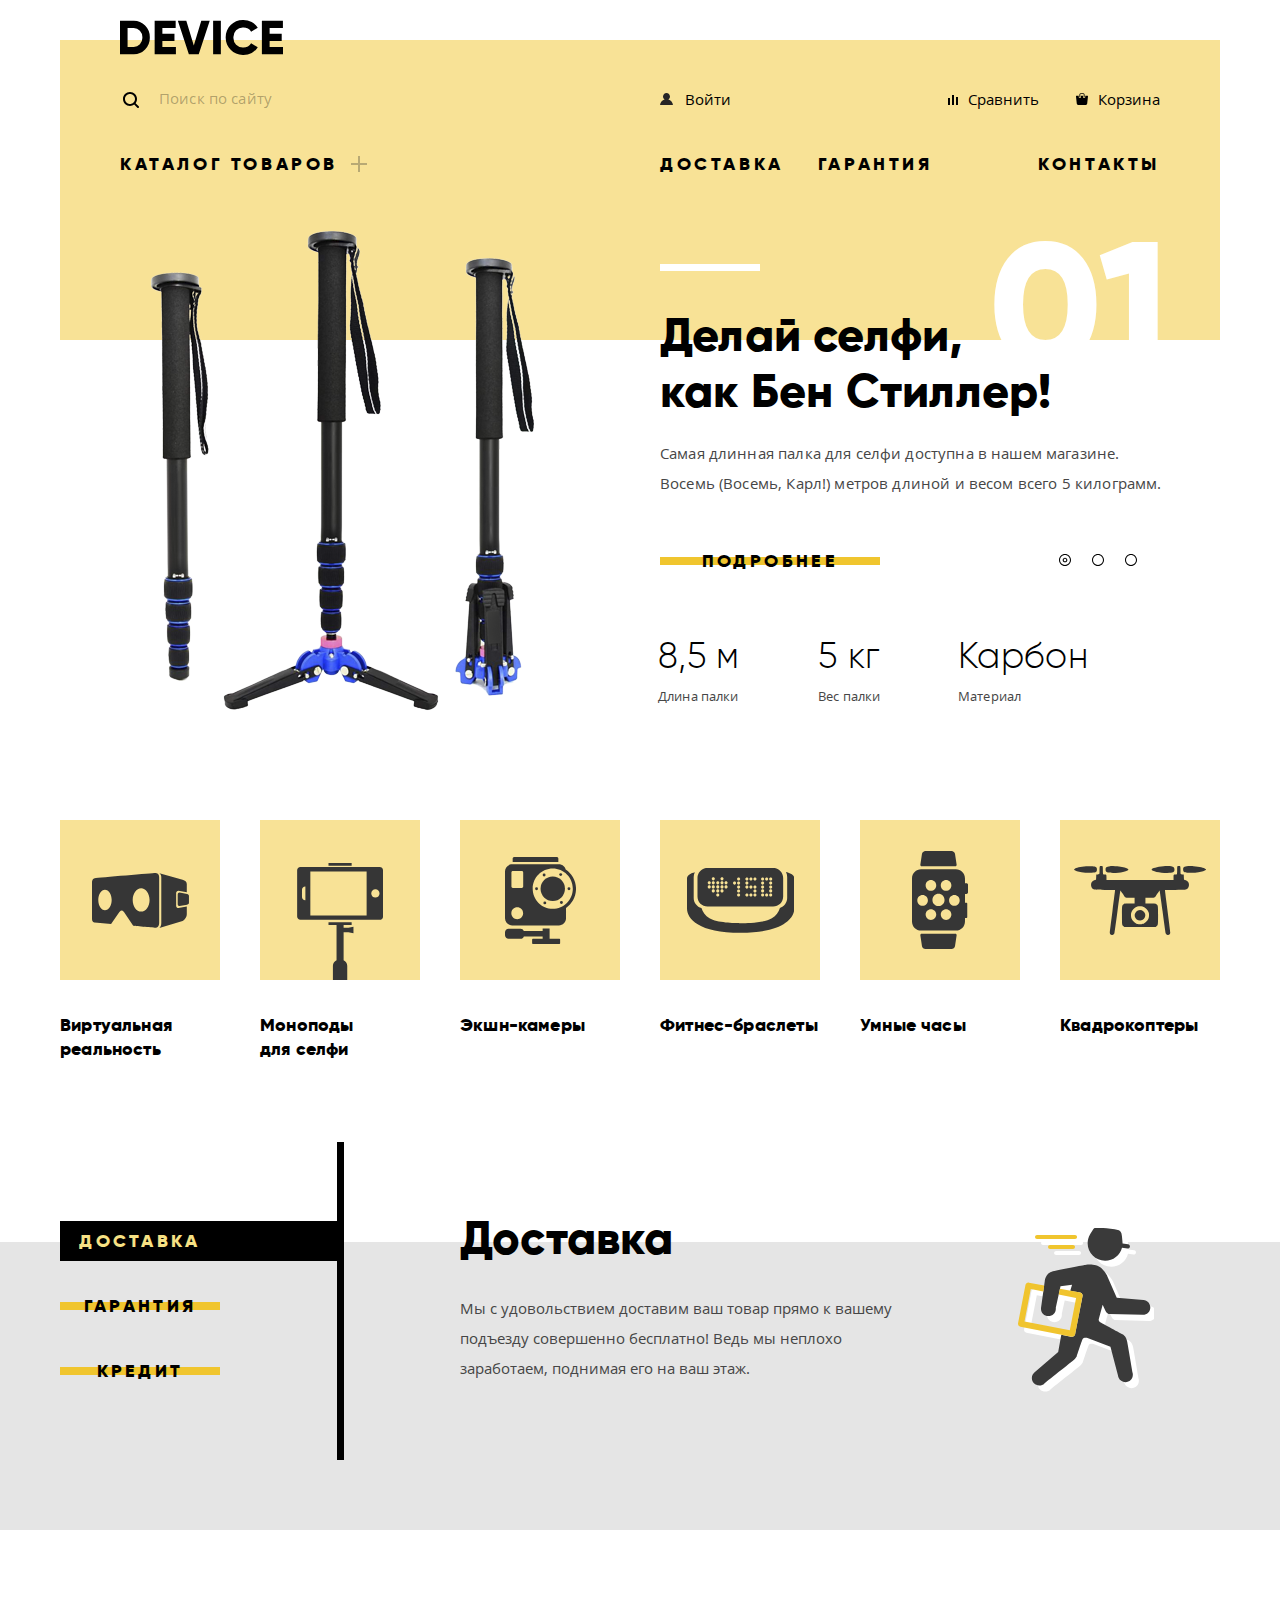
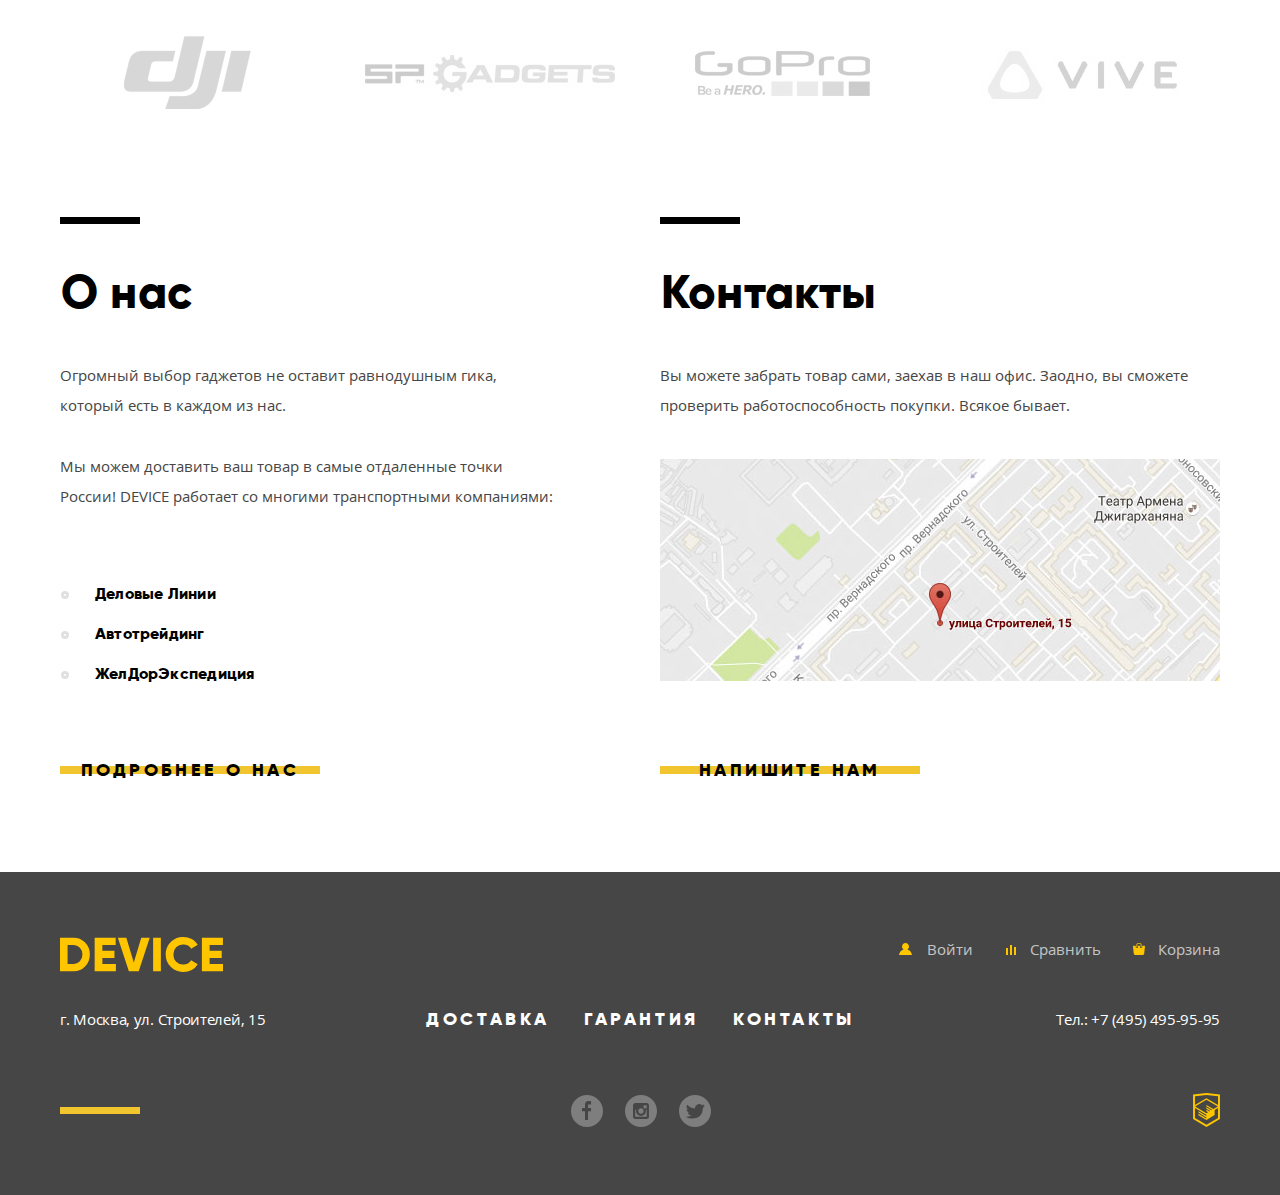
<file: index.html>
<!DOCTYPE html>
<html lang="ru">

<head>
  <meta charset="utf-8">
  <meta name="description" content="Гаджеты по доступным ценам. Доставка по России. Гарантия возврата. Работаем без выходных.">
  <title>DEVICE интернет-магазин гаджетов</title>
  <link rel="stylesheet" href="css/normalize.css">
  <link rel="stylesheet" href="css/style-min.css">
</head>

<body>
  <header class="main-headline" id="header">
    <div class="container container-headline">
      <h1 class="visually-hidden">DEVICE интернет-магазин гаджетов</h1>
      <a class="header-logo header-logo-index"><img src="img/logo.svg" alt="DEVICE интернет-магазин гаджетов" width="163" height="35"></a>
      <div class="box-user">
        <form class="search" method="get" action="https://echo.htmlacademy.ru">
          <input class="search-input" id="search-fld" type="search" name="search" placeholder="Поиск по сайту" required>
          <button class="search-btn " type="submit">Найти</button>
          <label class="search-lab" for="search-fld"><span class="visually-hidden">Поиск:</span></label>
        </form>
        <div class="box-user-inner">
          <a class="login" href="#">Войти</a>
          <div class="box-user-purchase">
            <a class="compare" href="#">Сравнить</a>
            <a class="cart" href="#">Корзина</a>
          </div>
        </div>
      </div>
      <div class="box-nav">
        <nav class="main-nav">
          <h2 class="main-nav-header"><a href="#">Каталог товаров</a></h2>
          <ul class="main-nav-list">
            <li class="main-nav-item">
              <a href="#">Виртуальная реальность</a>
              <a href="catalog.html">Моноподы для селфи</a>
              <a href="#">Экшн-камеры</a>
            </li>
            <li class="main-nav-item">
              <a href="#">Фитнес-браслеты</a>
              <a href="#">Умные часы</a>
            </li>
            <li class="main-nav-item">
              <a href="#">Квадрокоптеры</a>
            </li>
          </ul>
        </nav>
        <div class="box-serv">
          <a class="box-serv-deliver" href="#serv">Доставка</a>
          <a class="box-serv-warranty" href="#serv">Гарантия</a>
          <a class="box-serv-contacts" href="#contacts">Контакты</a>
        </div>
      </div>
    </div>
  </header>
  <main>
    <section class="slider-hits">
      <h2 class="visually-hidden">Промо-слайдер</h2>
      <input class="visually-hidden" type="radio" id="hit-item-1" name="slider-ctr" checked>
      <input class="visually-hidden" type="radio" id="hit-item-2" name="slider-ctr">
      <input class="visually-hidden" type="radio" id="hit-item-3" name="slider-ctr">
      <div class="nav-slider">
        <label for="hit-item-1"><span class="visually-hidden">Слайд 1</span></label>
        <label for="hit-item-2"><span class="visually-hidden">Слайд 2</span></label>
        <label for="hit-item-3"><span class="visually-hidden">Слайд 3</span></label>
      </div>
      <section class="hit-item-box hit-item-box-1">
        <h3 class="visually-hidden ">Селфи палка</h3>
        <div class="hit-item-pic">
          <img class="hit-item-pic-1" src="img/slider-1.png" alt="Селфи палка выполнена в чёрном цвете с небольшими синими вставками. Шлёфка у основания рукояти." width="384" height="486">
        </div>
        <div class="hit-item-desc">
          <p class="slogan">Делай селфи,<br>как Бен Стиллер!</p>
          <p>Самая длинная палка для селфи доступна в нашем магазине. Восемь (Восемь, Карл!) метров длиной и весом всего 5 килограмм.</p>
          <a class="hit-about-btn" href="catalog.html">Подробнее</a>
          <span class="visually-hidden">Характеристики</span>
          <dl class="list-feature">
            <div class="feature-box">
              <dt class="feature-term">Длина палки</dt>
              <dd class="feature-desc">8,5 м</dd>
            </div>
            <div class="feature-box">
              <dt class="feature-term">Вес палки</dt>
              <dd class="feature-desc">5 кг</dd>
            </div>
            <div class="feature-box">
              <dt class="feature-term">Материал</dt>
              <dd class="feature-desc">Карбон</dd>
            </div>
          </dl>
        </div>
      </section>
      <section class="hit-item-box hit-item-box-2">
        <h3 class="visually-hidden ">Фитнес браслет</h3>
        <div class="hit-item-pic">
          <img class="hit-item-pic-2" src="img/slider-2.png" alt="Чёрный фитнес браслет с миниатюрным монохромным дисплеем по ширине ремешка. Ремешок силиконовый, чёрного цвета со ребристой поверхностью." width="345" height="485">
        </div>
        <div class="hit-item-desc">
          <p class="slogan">Худеем<br>правильно!</p>
          <p>Мотивирующие фитнес-браслеты помогут найти в себе силы не пропускать занятия и соблюдать диету.</p>
          <a class="hit-about-btn" href="#">Подробнее</a>
          <span class="visually-hidden">Характеристики</span>
          <dl class="list-feature">
            <div class="feature-box">
              <dt class="feature-term">Без подзарядки</dt>
              <dd class="feature-desc">48 часов</dd>
            </div>
          </dl>
        </div>
      </section>
      <section class="hit-item-box hit-item-box-3">
        <h3 class="visually-hidden ">Квадрокоптер с лазером</h3>
        <div class="hit-item-pic">
          <img class="hit-item-pic-3" src="img/slider-3.png" alt="Корпус узкий, вытянутый вверх и удлиненный. Каркас сделан из углеводородного волокна, а к корпусу он крепиться с помощью двух планок. Две планки, размещенные перпендикулярно корпусу, держат пропеллеры, отчего внешний вид квадрокоптера отдаленно напоминает букву «Н». Во время полета опоры квадрокоптера могут подниматься вверх и не загораживать линию огня для лазера." width="526" height="334">
        </div>
        <div class="hit-item-desc">
          <p class="slogan">Порхает как бабочка, жалит как пчела!</p>
          <p>Этот обычный, на первый взгляд, квадрокоптер оснащен мощным лазером, замаскированным под стандартную камеру.</p>
          <a class="hit-about-btn" href="#">Подробнее</a>
          <span class="visually-hidden">Характеристики</span>
          <dl class="list-feature">
            <div class="feature-box">
              <dt class="feature-term">Дальность полета</dt>
              <dd class="feature-desc">800 м</dd>
            </div>
            <div class="feature-box">
              <dt class="feature-term">Радиус&#160;поражения</dt>
              <dd class="feature-desc">50м</dd>
            </div>
          </dl>
        </div>
      </section>
    </section>
    <section class="product-nav">
      <h2 class="visually-hidden">Популярные товары</h2>
      <ul class="pop-goods-list">
        <li class="pop-goods-item pop-item-1"><a href="#">Виртуальная реальность</a></li>
        <li class="pop-goods-item pop-item-2"><a href="catalog.html">Моноподы для&#160;селфи</a></li>
        <li class="pop-goods-item pop-item-3"><a href="#">Экшн-камеры</a></li>
        <li class="pop-goods-item pop-item-4"><a href="#">Фитнес-браслеты</a></li>
        <li class="pop-goods-item pop-item-5"><a href="#">Умные часы</a></li>
        <li class="pop-goods-item pop-item-6"><a href="#">Квадрокоптеры</a></li>
      </ul>
    </section>
    <section class="services" id="serv">
      <h2 class="visually-hidden">Сервис</h2>
      <div class="box-services">
        <input class="visually-hidden" type="radio" name="serv-ctr" id="serv-ctr-1" checked>
        <input class="visually-hidden" type="radio" name="serv-ctr" id="serv-ctr-2">
        <input class="visually-hidden" type="radio" name="serv-ctr" id="serv-ctr-3">
        <ul class="services-menu">
          <li><label for="serv-ctr-1">Доставка</label></li>
          <li><label for="serv-ctr-2">Гарантия</label></li>
          <li><label for="serv-ctr-3">Кредит</label></li>
        </ul>
        <div class="services-desc">
          <section class="services-desc-1">
            <h3 class="services-title">Доставка</h3>
            <p>Мы с удовольствием доставим ваш товар прямо к вашему подъезду совершенно бесплатно! Ведь мы неплохо заработаем, поднимая его на ваш этаж.</p>
          </section>
          <section class="services-desc-2">
            <h3 class="services-title">Гарантия</h3>
            <p>Если из-за возгорания купленного у нас товара у вас сгорит дом &mdash; не переживайте, мы выдадим вам новый.<br>Товар, не дом, конечно же.</p>
          </section>
          <section class="services-desc-3">
            <h3 class="services-title">Кредит</h3>
            <p>Залезть в долговую яму стало проще! Кредитные консультанты подберут для вас наиболее выгодные условия кредита. Выгодные для нашего банка, разумеется.</p>
          </section>
        </div>
      </div>
    </section>
    <section class="pop-brands">
      <h2 class="visually-hidden">Популярные бренды</h2>
      <ul class="pop-brands-list">
        <li>
          <span class="visually-hidden">DJI</span>
          <a class="pop-brand-item-1" href="#"><img src="img/logo-brand1-gray.png" alt="DJI" class="pop-brands-logo" width="260" height="100"></a>
        </li>
        <li>
          <span class="visually-hidden">SP Gadgets</span>
          <a class="pop-brand-item-2" href="#"><img src="img/logo-brand2-gray.png" alt="SP Gadgets" class="pop-brands-logo" width="260" height="100"></a>
        </li>
        <li>
          <span class="visually-hidden">GoPro</span>
          <a class="pop-brand-item-3" href="#"><img src="img/logo-brand3-gray.png" alt="GoPro" class="pop-brands-logo" width="260" height="100"></a>
        </li>
        <li>
          <span class="visually-hidden">VIVE</span>
          <a class="pop-brand-item-4" href="#"><img src="img/logo-brand4-gray.png" alt="VIVE " class="pop-brands-logo" width="260" height="100"></a>
        </li>
      </ul>
    </section>
    <div class="box-contacts">
      <section class="benefits">
        <h2 class="benefits-header">О нас</h2>
        <p>Огромный выбор гаджетов не оставит равнодушным гика, который&#160;есть&#160;в каждом из нас.</p>
        <p>Мы можем доставить ваш товар в самые отдаленные точки России! DEVICE работает со многими транспортными компаниями:</p>
        <ul class="delivery-list">
          <li class="delivery-item">Деловые Линии</li>
          <li class="delivery-item">Автотрейдинг</li>
          <li class="delivery-item">ЖелДорЭкспедиция</li>
        </ul>
        <a class="about-btn" href="#">Подробнее о нас</a>
      </section>
      <section class="contacts-sect" id=contacts>
        <h2 class="contacts-header">Контакты</h2>
        <p>Вы можете забрать товар сами, заехав в наш офис. Заодно, вы сможете проверить работоспособность покупки. Всякое бывает.</p>
        <a class="map" href="#"><img src="img/map.jpg" alt="г. Москва ул. Строителей 15" width="560" height="222"></a>
        <a class="contacts-btn contacts-btn-js" href="#">Напишите нам</a>
      </section>
    </div>
  </main>
  <footer class="main-ftr">
    <div class="box-ftr">
      <div class="box-ftr-1">
        <a class="footer-logo" href="#header"><img src="img/logo-ftr.svg" alt="DEVICE интернет-магазин гаджетов" width="163" height="35"></a>
        <a class="login-ftr" href="#">Войти</a>
        <a class="compare-ftr" href="#">Сравнить</a>
        <a class="cart-ftr" href="#">Корзина</a>
      </div>
      <div class="box-ftr-2">
        <address class="adr">г. Москва, ул. Строителей, 15</address>
        <a class="phone" href="tel:+74954959595">Тел.: +7 (495) 495-95-95</a>
        <ul class="services-list">
          <li><a class="services-list-item" href="#delivery">Доставка</a></li>
          <li><a class="services-list-item" href="#waranty">Гарантия</a></li>
          <li><a class="services-list-item" href="#contacts">Контакты</a></li>
        </ul>
      </div>
      <div class="box-ftr-3">
        <h2 class="visually-hidden">Социальные сети</h2>
        <ul class="social">
          <li>
            <a class="social-link-1" href="https://vk.com/">
              <span class="visually-hidden">Вконтакте</span>
            </a>
          </li>
          <li>
            <a class="social-link-2" href="https://ru-ru.facebook.com/">
              <span class="visually-hidden">Фейсбук</span>
            </a>
          </li>
          <li>
            <a class="social-link-3" href="https://www.instagram.com/">
              <span class="visually-hidden">Инстаграм</span>
            </a>
          </li>
        </ul>
        <a class="copy" href="https://htmlacademy.ru/intensive/htmlcss"><img class="web-dev-logo" src="img/logo-html.svg" alt="Разработано: HTML Academy" width="27" height="34"></a>
      </div>
    </div>
  </footer>
  <section class="modal modal-fb">
    <h2 class="visually-hidden">Форма обратной связи</h2>
    <form action="https://echo.htmlacademy.ru" class="fb-form" method="post">
      <div class="fb-form-ct1">
        <label for="name">Ваше имя:</label>
        <input id="name" type="text" name="user-name" placeholder="Имя Фамилия">
      </div>
      <div class="fb-form-ct2">
        <label for="email">Ваш e-mail:</label>
        <input id="email" type="email" name="email" placeholder="email@example.com">
      </div>
      <div class="fb-form-ct3">
        <label for="text">Текст письма:</label>
        <textarea id="text" cols="30" rows="10" name="message" placeholder="В свободной форме"></textarea>
      </div>
      <button class="fb-submit" type="submit">Отправить</button>
      <button class="modal-close" type="button"><span class="visually-hidden">Закрыть</span></button>
    </form>
  </section>
  <section class="modal modal-map">
    <h2 class="visually-hidden">Интерактивная карта</h2>
    <span class="visually-hidden">г. Москва, ул. Строителей, 15. Рядом Театр Вернадского, гимназия №1514</span>
    <iframe class="modal-map-frame" src="https://yandex.ru/map-widget/v1/-/CCQpFR~6" width="960" height="560" allowfullscreen></iframe>
    <button class="modal-close" type="button"><span class="visually-hidden">Закрыть</span></button>
  </section>
  <script src="js/script-min.js"></script>
</body>

</html>
</file>
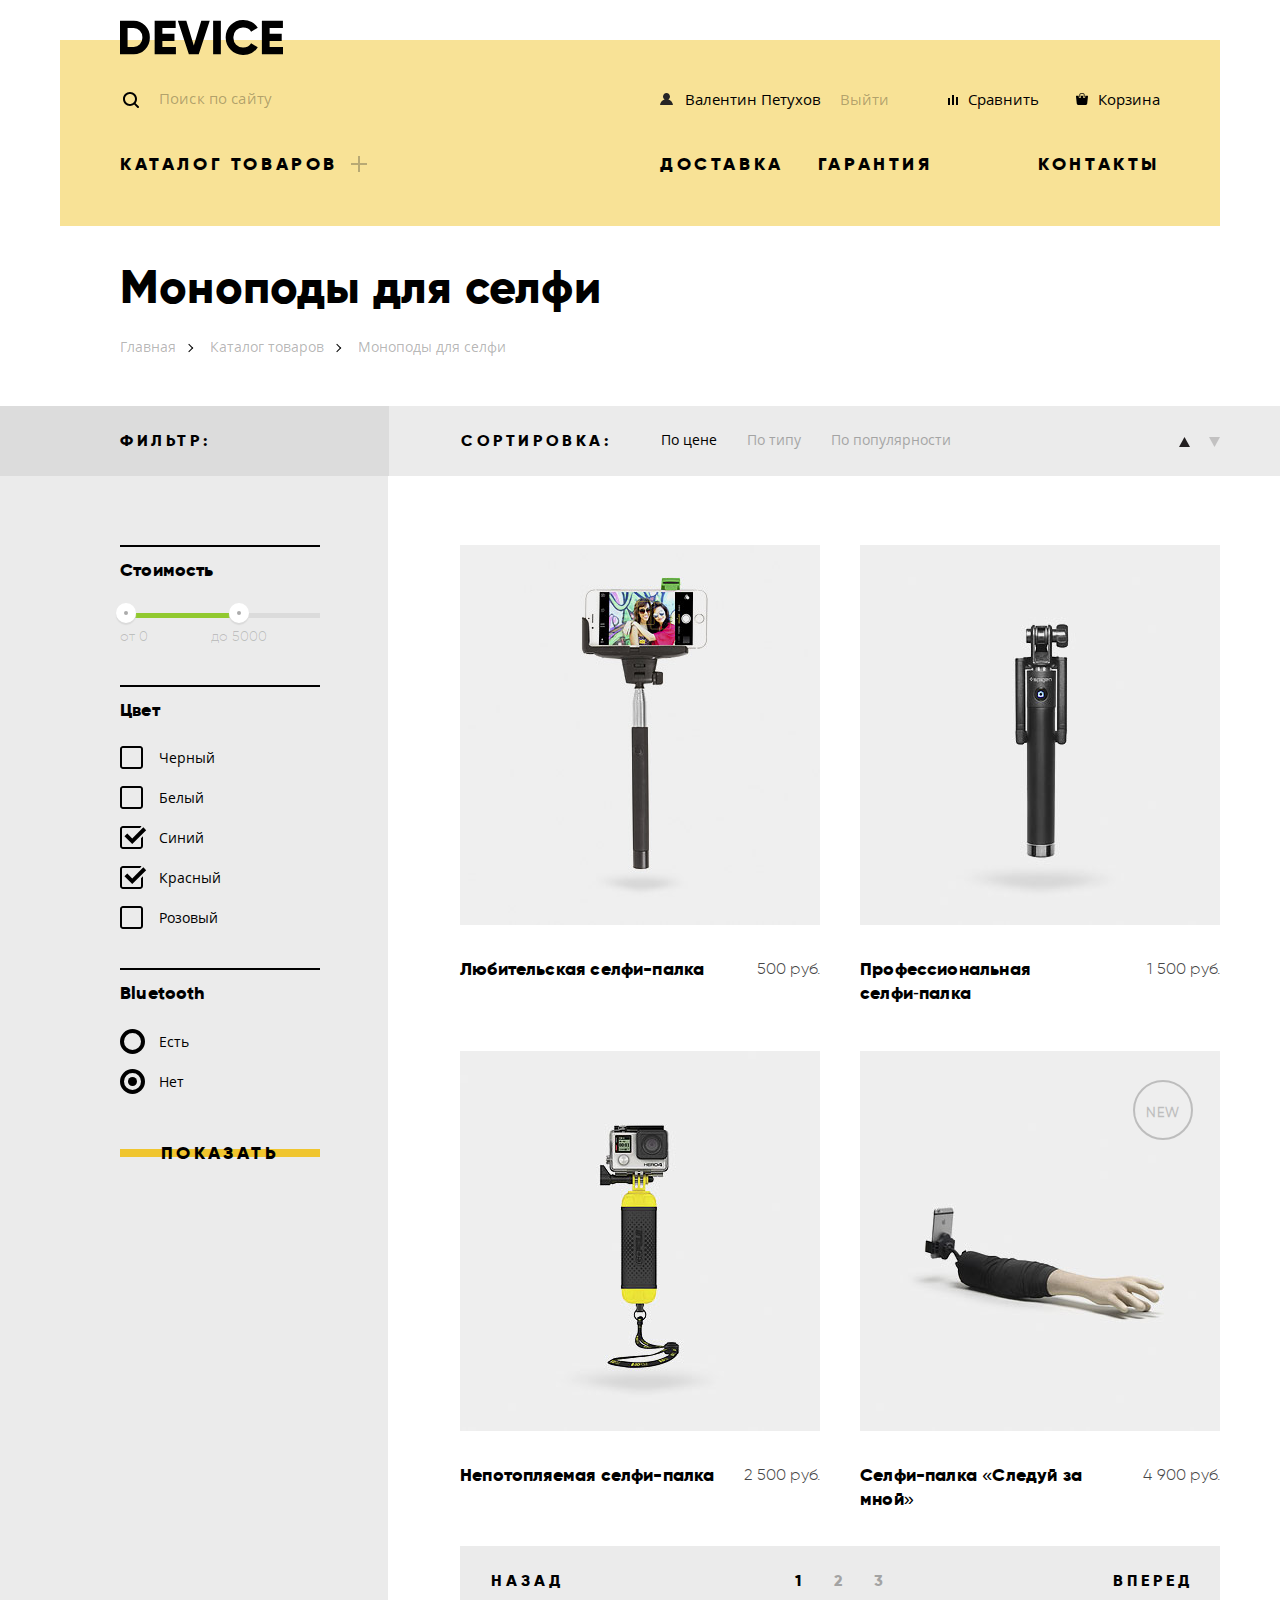
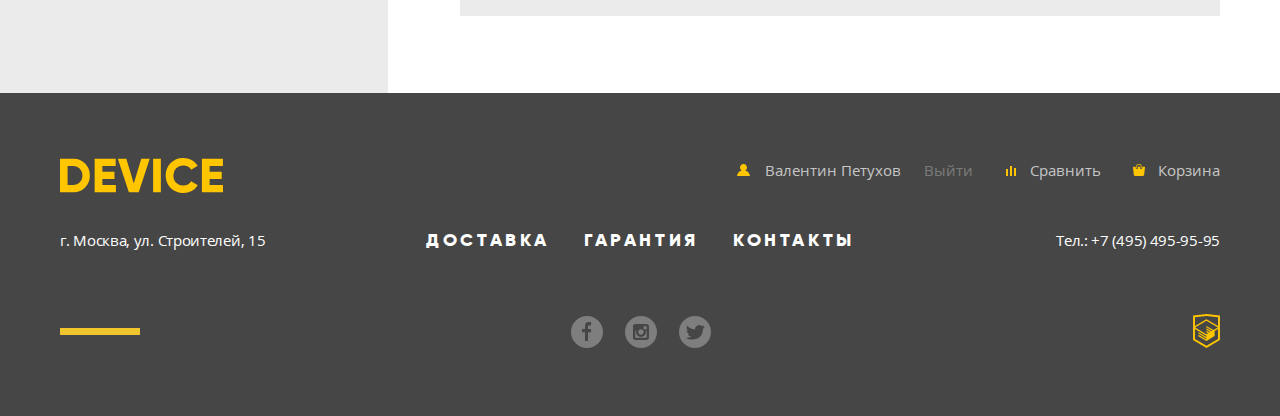
<file: catalog.html>
<!DOCTYPE html>
<html lang="ru">

<head>
  <meta charset="utf-8">
  <meta name="description" content="Гаджеты по доступным ценам. Доставка по России. Гарантия возврата. Работаем без выходных.">
  <title>DEVICE интернет-магазин гаджетов</title>
  <link rel="stylesheet" href="css/normalize.css">
  <link rel="stylesheet" href="css/style-min.css">
</head>

<body>
  <header class="main-headline" id="header">
    <div class="container container-headline catalog-headline">
      <h1 class="visually-hidden">DEVICE интернет-магазин гаджетов</h1>
      <a class="header-logo" href="index.html"><img src="img/logo.svg" alt="DEVICE интернет-магазин гаджетов" width="163" height="35"></a>
      <div class="box-user">
        <form class="search" method="get" action="https://echo.htmlacademy.ru">
          <input class="search-input" id="search-fld" type="search" name="search" placeholder="Поиск по сайту" required>
          <button class="search-btn " type="submit">Найти</button>
          <label class="search-lab" for="search-fld"><span class="visually-hidden">Поиск:</span></label>
        </form>
        <div class="box-user-inner">
          <a class="login" href="#">Валентин Петухов</a>
          <a class="log-out" href="#">Выйти</a>
          <div class="box-user-purchase">
            <a class="compare" href="#">Сравнить</a>
            <a class="cart" href="#">Корзина</a>
          </div>
        </div>
      </div>
      <div class="box-nav">
        <nav class="main-nav">
          <h2 class="main-nav-header"><a href="#">Каталог товаров</a></h2>
          <ul class="main-nav-list">
            <li class="main-nav-item">
              <a href="#">Виртуальная реальность</a>
              <a href="catalog.html">Моноподы для селфи</a>
              <a href="#">Экшн-камеры</a>
            </li>
            <li class="main-nav-item">
              <a href="#">Фитнес-браслеты</a>
              <a href="#">Умные часы</a>
            </li>
            <li class="main-nav-item">
              <a href="#">Квадрокоптеры</a>
            </li>
          </ul>
        </nav>
        <div class="box-serv">
          <a class="box-serv-deliver" href="index.html#serv">Доставка</a>
          <a class="box-serv-warranty" href="index.html#serv">Гарантия</a>
          <a class="box-serv-contacts" href="index.html#contacts">Контакты</a>
        </div>
      </div>
    </div>
  </header>
  <main class="catalog">
    <div class="container">
      <h2 class="catalog-title">Моноподы для селфи</h2>
      <section class="breadcrumbs">
        <ul class="breadcrumbs-list">
          <li class="breadcrumbs-item"><a href="index.html">Главная</a></li>
          <li class="breadcrumbs-item"><a href="#">Каталог товаров</a></li>
          <li class="breadcrumbs-item breadcrumbs-item-active"><a>Моноподы для селфи</a></li>
        </ul>
      </section>
    </div>
    <div class="container-sorting">
      <section class="sorting">
        <h2 class="sorting-title">Сортировка:</h2>
        <ul class="sorting-type">
          <li class="type-item type-item-active">
            <a>По цене</a>
          </li>
          <li class="type-item">
            <a href="#">По типу</a>
          </li>
          <li class="type-item">
            <a href="#">По популярности</a>
          </li>
        </ul>
        <ul class="sorting-order">
          <li class="order-item order-item-active">
            <a class="order-up">
              <span class="visually-hidden">По возрастанию</span>
            </a>
          </li>
          <li class="order-item">
            <a class="order-down" href="#">
              <span class="visually-hidden">По убыванию</span>
            </a>
          </li>
        </ul>
      </section>
    </div>
    <div class="container container-main">
      <section class="item-filter">
        <h2>Фильтр:</h2>
        <form action="https://echo.htmlacademy.ru" class="item-form" method="get">
          <fieldset class="price-adjust">
            <legend>Стоимость</legend>
            <div class="price-controls">
              <div class="price-scale"></div>
              <div class="price-min-tab"></div>
              <div class="price-max-tab"></div>
            </div>
            <div class="price-range">
              <label class="price-label-min">от
                <input class="price-input" type="text" name="min-price" value="0">
              </label>
              <label class="price-label-max">до
                <input class="price-input" type="text" name="max-price" value="5000">
              </label>
            </div>
          </fieldset>
          <fieldset class="color-chbox">
            <legend>Цвет</legend>
            <ul class="filter-chbox-list">
              <li class="filter-chbox-item">
                <input type="checkbox" name="black" id="check-1" class="chbox-input visually-hidden">
                <label for="check-1" class="chbox-label">Черный</label>
              </li>
              <li class="filter-chbox-item">
                <input type="checkbox" name="white" id="check-2" class="chbox-input visually-hidden">
                <label for="check-2" class="chbox-label">Белый</label>
              </li>
              <li class="filter-chbox-item">
                <input type="checkbox" name="blue" id="check-3" class="chbox-input visually-hidden" checked>
                <label for="check-3" class="chbox-label">Синий</label>
              </li>
              <li class="filter-chbox-item">
                <input type="checkbox" name="red" id="check-4" class="chbox-input visually-hidden" checked>
                <label for="check-4" class="chbox-label">Красный</label>
              </li>
              <li class="filter-chbox-item">
                <input type="checkbox" name="pink" id="check-5" class="chbox-input visually-hidden">
                <label for="check-5" class="chbox-label">Розовый</label>
              </li>
            </ul>
          </fieldset>
          <fieldset class="option-radio">
            <legend>Bluetooth</legend>
            <ul class="filter-radio-list">
              <li class="filter-radio-item">
                <input class="radio-input visually-hidden" id="option-yes" type="radio" name="bluetooth" value="yes" checked>
                <label class="radio-label" for="option-yes">Есть</label>
              </li>
              <li class="filter-radio-item">
                <input class="radio-input visually-hidden" id="option-no" type="radio" name="bluetooth" value="no" checked>
                <label class="radio-label" for="option-no">Нет</label>
              </li>
            </ul>
          </fieldset>
          <button class="item-form-btn" type="submit">Показать</button>
        </form>
      </section>
      <div class="container-goods">
        <section class="items">
          <h2 class="visually-hidden">Список товаров</h2>
          <ul class="items-list">
            <li class="item">
              <img class="item-image" src="img/item-1.jpg" alt="Любительская селфи-палка" width="360" height="380">
              <div class="item-hover">
                <a class="btn-to-cart" href="#">В корзину</a>
                <a class="btn-to-compare" href="#">Добавить к сравнению</a>
              </div>
              <div class="item-info">
                <h3 class="item-name"><a href="#">Любительская селфи-палка</a></h3>
                <span class="item-price">500&#160;руб.</span>
              </div>
            </li>
            <li class="item">
              <img class="item-image" src="img/item-2.jpg" alt="Профессиональная селфи-палка" width="360" height="380">
              <div class="item-hover">
                <a class="btn-to-cart" href="#">В корзину</a>
                <a class="btn-to-compare" href="#">Добавить к сравнению</a>
              </div>
              <div class="item-info">
                <h3 class="item-name"><a href="#">Профессиональная селфи&#8209;палка</a></h3>
                <span class="item-price">1&#160;500&#160;руб.</span>
              </div>
            </li>
            <li class="item">
              <img class="item-image" src="img/item-3.jpg" alt="Непотопляемая селфи-палка" width="360" height="380">
              <div class="item-hover">
                <a class="btn-to-cart" href="#">В корзину</a>
                <a class="btn-to-compare" href="#">Добавить к сравнению</a>
              </div>
              <div class="item-info">
                <h3 class="item-name"><a href="#">Непотопляемая селфи-палка</a></h3>
                <span class="item-price">2&#160;500&#160;руб.</span>
              </div>
            </li>
            <li class="item">
              <img class="item-image" src="img/item-4.jpg" alt="Селфи-палка &laquo;Следуй за мной&raquo;" width="360" height="380">
              <span class="item-new">NEW</span>
              <div class="item-hover">
                <a class="btn-to-cart" href="#">В корзину</a>
                <a class="btn-to-compare" href="#">Добавить к сравнению</a>
              </div>
              <div class="item-info">
                <h3 class="item-name"><a href="#">Селфи-палка &laquo;Следуй за мной&raquo;</a></h3>
                <span class="item-price">4&#160;900&#160;руб.</span>
              </div>
            </li>
          </ul>
        </section>
        <div class="pagination">
          <a class="pagination-btn pagination-btn-back" href="#"><span>НАЗАД</span></a>
          <ul class="pagination-list">
            <li class="pagination-item pagination-item-active"><a>1</a></li>
            <li class="pagination-item"><a href="#">2</a></li>
            <li class="pagination-item"><a href="#">3</a></li>
          </ul>
          <a class="pagination-btn pagination-btn-forward" href="#"><span>ВПЕРЕД</span></a>
        </div>
      </div>
    </div>
  </main>
  <footer class="main-ftr">
    <div class="box-ftr">
      <div class="box-ftr-1">
        <a class="footer-logo" href="#header"><img src="img/logo-ftr.svg" alt="DEVICE интернет-магазин гаджетов" width="163" height="35"></a>
        <a class="login-ftr" href="#">Валентин Петухов</a>
        <a class="log-out-ftr" href="#">Выйти</a>
        <a class="compare-ftr" href="#">Сравнить</a>
        <a class="cart-ftr" href="#">Корзина</a>
      </div>
      <div class="box-ftr-2">
        <address class="adr">г. Москва, ул. Строителей, 15</address>
        <a class="phone" href="tel:+74954959595">Тел.: +7 (495) 495-95-95</a>
        <ul class="services-list">
          <li><a class="services-list-item" href="index.html#serv">Доставка</a></li>
          <li><a class="services-list-item" href="index.html#serv">Гарантия</a></li>
          <li><a class="services-list-item" href="index.html#contacts">Контакты</a></li>
        </ul>
      </div>
      <div class="box-ftr-3">
        <h2 class="visually-hidden">Социальные сети</h2>
        <ul class="social">
          <li>
            <a class="social-link-1" href="https://vk.com/">
              <span class="visually-hidden">Вконтакте</span>
            </a>
          </li>
          <li>
            <a class="social-link-2" href="https://ru-ru.facebook.com/">
              <span class="visually-hidden">Фейсбук</span>
            </a>
          </li>
          <li>
            <a class="social-link-3" href="https://www.instagram.com/">
              <span class="visually-hidden">Инстаграм</span>
            </a>
          </li>
        </ul>
        <a class="copy" href="https://htmlacademy.ru/intensive/htmlcss"><img class="web-dev-logo" src="img/logo-html.svg" alt="Разработано: HTML Academy" width="27" height="34"></a>
      </div>
    </div>
  </footer>
</body>

</html>
</file>
<file: css/style-min.css>
@font-face{font-family:Gilroy;src:url(../fonts/gilroylight.woff2) format("woff2");src:url(../fonts/gilroylight.woff) format("woff");font-variant:normal;font-stretch:normal;font-weight:300;font-style:normal}@font-face{font-family:"Gilroy ExtraBold";src:url(../fonts/gilroyextrabold.woff2) format("woff2");src:url(../fonts/gilroyextrabold.woff) format("woff");font-variant:normal;font-stretch:normal;font-weight:800;font-style:normal}@font-face{font-family:"Open Sans";src:url(../fonts/opensans.woff2) format("woff2");src:url(../fonts/opensans.woff) format("woff");font-variant:normal;font-stretch:normal;font-weight:400;font-style:normal}@font-face{font-family:"Open Sans Light";src:url(../fonts/opensanslight.woff2) format("woff2");src:url(../fonts/opensanslight.woff) format("woff");font-variant:normal;font-stretch:normal;font-weight:300;font-style:normal}@-webkit-keyframes bounce{0%{-webkit-transform:translateY(-2000px);transform:translateY(-2000px)}70%{-webkit-transform:translateY(30px);transform:translateY(30px)}90%{-webkit-transform:translateY(-10px);transform:translateY(-10px)}100%{-webkit-transform:translateY(0);transform:translateY(0)}}@keyframes bounce{0%{-webkit-transform:translateY(-2000px);transform:translateY(-2000px)}70%{-webkit-transform:translateY(30px);transform:translateY(30px)}90%{-webkit-transform:translateY(-10px);transform:translateY(-10px)}100%{-webkit-transform:translateY(0);transform:translateY(0)}}@-webkit-keyframes shake{0%,100%{-webkit-transform:translateX(0);transform:translateX(0)}10%,30%,50%,70%,90%{-webkit-transform:translateX(-10px);transform:translateX(-10px)}20%,40%,60%,80%{-webkit-transform:translateX(10px);transform:translateX(10px)}}@keyframes shake{0%,100%{-webkit-transform:translateX(0);transform:translateX(0)}10%,30%,50%,70%,90%{-webkit-transform:translateX(-10px);transform:translateX(-10px)}20%,40%,60%,80%{-webkit-transform:translateX(10px);transform:translateX(10px)}}.visually-hidden{position:absolute;overflow:hidden;clip:rect(0 0 0 0);width:1px;height:1px;margin:-1px;padding:0;border:0}body{margin:0;padding:0;font-family:"Open Sans",Arial,sans-serif;font-size:15px;line-height:24px;font-weight:300;color:#000;background-color:#fff}.container{width:1200px;margin:0 auto;-webkit-box-sizing:border-box;box-sizing:border-box}a{text-decoration:none;color:#000}a:hover,button:hover{opacity:.6}a:active,button:active{opacity:.3}.breadcrumbs ul,.color-chbox ul,.delivery-list,.main-nav-list,.option-radio ul,.pagination-list,.pop-brands ul,.pop-goods-list,.services-list,.services-menu,.services-nav,.social,.social ul,.sorting-order,.sorting-type{list-style:inside none;padding:0;margin:0}.search-input{border:none;font-size:15px;font-weight:300;line-height:30px;letter-spacing:.15px}.about-btn,.benefits-header,.box-serv,.btn-to-cart,.catalog-title,.contacts,.contacts-btn,.contacts-header,.delivery-item,.fb-submit,.hit-about-btn,.item-filter h2,.item-form legend,.item-form-btn,.item-name,.main-nav-header,.pagination-btn,.pagination-item,.pop-goods-list,.services-list,.services-menu,.services-nav,.services-title,.slogan,.sorting-title{font-family:"Gilroy ExtraBold",Arial,sans-serif;font-size:18px;font-weight:400;text-transform:uppercase;letter-spacing:3.6px}.item-form legend,.pop-goods-list{letter-spacing:.18px;text-transform:inherit}.services-menu{letter-spacing:2.15px;line-height:24px}.benefits-header,.catalog-title,.contacts-header,.delivery-item,.services-title,.slogan{font-size:47px;line-height:48px;letter-spacing:.21px}.delivery-item{font-size:16px;line-height:40px;list-style-position:inside}.benefits p,.contacts-sect p,.services-desc p{line-height:30px;margin:0}.about-btn,.btn-to-cart,.contacts-btn,.fb-submit,.hit-about-btn,.item-form-btn{font-size:18px;line-height:24px;text-transform:uppercase;letter-spacing:2.15px}.box-contacts,.box-ftr,.box-services,.pop-brands,.product-nav,.slider-hits,header,main{-webkit-box-sizing:border-box;box-sizing:border-box;margin:auto;position:relative}.box-contacts a:active,.box-contacts a:focus,.box-contacts a:hover,.btn-to-cart:active,.btn-to-cart:focus,.btn-to-cart:hover,.fb-submit:active,.fb-submit:focus,.fb-submit:hover,.hit-about-btn:active,.hit-about-btn:focus,.hit-about-btn:hover,.item-form-btn:active,.item-form-btn:focus,.item-form-btn:hover{opacity:1}.about-btn,.btn-to-cart,.contacts-btn,.fb-submit,.hit-about-btn,.item-form-btn{position:relative;text-align:center;letter-spacing:3.4px;-webkit-box-sizing:border-box;box-sizing:border-box;padding:8px 20px;min-width:260px;min-height:40px}.about-btn::before,.btn-to-cart::before,.contacts-btn::before,.fb-submit::before,.hit-about-btn::before,.item-form-btn::before{content:"";position:absolute;top:50%;left:0;width:100%;height:8px;margin-top:-4px;z-index:-1;background-color:#f0c52e;-webkit-transition:all .1s linear;-o-transition:all .1s linear;transition:all .1s linear}.about-btn:hover::before,.btn-to-cart:hover::before,.contacts-btn:hover::before,.fb-submit:hover::before,.hit-about-btn:hover::before,.item-form-btn:hover::before{top:0;height:40px;margin:0;-webkit-transition:all .3s linear;-o-transition:all .3s linear;transition:all .3s linear}.about-btn:active,.btn-to-cart:active,.contacts-btn:active,.fb-submit:active,.hit-about-btn:active,.item-form-btn:active{color:rgba(0,0,0,.3);-webkit-transition:all .1s linear;-o-transition:all .1s linear;transition:all .1s linear}.contacts,.main-nav-header,.main-nav-item,.main-nav-list{margin:0}.main-headline{display:-webkit-box;display:-ms-flexbox;display:flex;width:1200px}.container-headline{width:1160px;display:-webkit-box;display:-ms-flexbox;display:flex;-webkit-box-orient:vertical;-webkit-box-direction:normal;-ms-flex-direction:column;flex-direction:column;-webkit-box-align:center;-ms-flex-align:center;align-items:center;position:relative;min-height:300px;margin:40px auto 0;padding:42px 60px 125px;background-color:#f8e296}.catalog-headline{min-height:186px;padding-bottom:0}.header-logo{position:absolute;top:-20px;left:60px}.header-logo-index,.header-logo-index:active,.header-logo-index:focus,.header-logo-index:hover{opacity:1}.box-user{display:-webkit-box;display:-ms-flexbox;display:flex;width:1040px;-webkit-box-orient:horizontal;-webkit-box-direction:normal;-ms-flex-direction:row;flex-direction:row;-webkit-box-pack:justify;-ms-flex-pack:justify;justify-content:space-between;-webkit-box-align:center;-ms-flex-align:center;align-items:center;margin-bottom:38px}.box-user-inner{display:-webkit-box;display:-ms-flexbox;display:flex;-webkit-box-orient:horizontal;-webkit-box-direction:normal;-ms-flex-direction:row;flex-direction:row;-ms-flex-wrap:wrap;flex-wrap:wrap;-webkit-box-pack:justify;-ms-flex-pack:justify;justify-content:space-between;position:relative;width:500px;margin-top:2px}.box-user-purchase{display:-webkit-box;display:-ms-flexbox;display:flex;width:212px;-webkit-box-orient:horizontal;-webkit-box-direction:normal;-ms-flex-direction:row;flex-direction:row;-ms-flex-wrap:wrap;flex-wrap:wrap;-webkit-box-pack:justify;-ms-flex-pack:justify;justify-content:space-between;-webkit-box-align:center;-ms-flex-align:center;align-items:center}.box-user .login{padding-left:25px;position:relative}.box-user .log-out{color:rgba(0,0,0,.3);margin-right:40px}.box-user .compare{position:relative;padding-left:20px}.box-user .cart{position:relative;padding-left:22px;margin-left:auto}.box-user-inner .login::before{content:url(../img/user.svg);position:absolute;left:0}.box-user-inner .compare::before{content:url(../img/compare.svg);position:absolute;left:0}.box-user-inner .cart::before{content:url(../img/cart.svg);position:absolute;left:0}.log-out:focus,.log-out:hover{opacity:1;color:rgba(0,0,0,1)}.log-out:active{opacity:1;color:rgba(0,0,0,.1)}.search{position:relative;margin-left:37px;-ms-flex-item-align:start;align-self:flex-start}.search-input{display:inline-block;position:relative;width:300px;min-height:30px;vertical-align:baseline;background-color:transparent;cursor:pointer;z-index:1;outline:0}.search-input:required{-webkit-box-shadow:none;box-shadow:none;border:none}.search-input::-webkit-input-placeholder{color:rgba(0,0,0,.3)}.search-input:-ms-input-placeholder{color:rgba(0,0,0,.3)}.search-input::-ms-input-placeholder{color:rgba(0,0,0,.3)}.search-input::placeholder{color:rgba(0,0,0,.3)}.search-input:hover::-webkit-input-placeholder{color:rgba(0,0,0,.6)}.search-input:hover:-ms-input-placeholder{color:rgba(0,0,0,.6)}.search-input:hover::-ms-input-placeholder{color:rgba(0,0,0,.6)}.search-input:hover::placeholder{color:rgba(0,0,0,.6)}.search-input:focus::-webkit-input-placeholder{font-size:0}.search-input:focus:-ms-input-placeholder{font-size:0}.search-input:focus::-ms-input-placeholder{font-size:0}.search-input:focus::placeholder{font-size:0}.search-lab{width:356px;height:42px;position:absolute;top:0;left:-34px;cursor:pointer}.search-lab::before{content:url(../img/search.svg);position:absolute;top:8px;left:0;width:16px;height:16px;cursor:pointer}.search-btn:active~.search-lab::after,.search-input:focus~.search-lab::after{content:"";position:absolute;bottom:0;left:3px;display:block;width:440px;height:2px;background-color:#000}.search-btn{position:absolute;-webkit-box-sizing:border-box;box-sizing:border-box;bottom:-9px;right:-109px;min-width:85px;max-height:0;padding:0 10px;border:2px solid #000;border-bottom:none;cursor:pointer;overflow:hidden;background-color:transparent;visibility:hidden;-webkit-transition:all .1s linear;-o-transition:all .1s linear;transition:all .1s linear}.search-btn:focus,.search-input:focus~.search-btn{max-height:60px;padding:14px 10px;visibility:visible;-webkit-transition:all .2s linear;-o-transition:all .2s linear;transition:all .2s linear}.search-btn:hover{opacity:1;color:#fff;background-color:#000;-webkit-transition:all .2s linear;-o-transition:all .2s linear;transition:all .2s linear}.search-btn:active{color:rgba(255,255,255,.3)}.box-nav{display:-webkit-box;display:-ms-flexbox;display:flex;width:1040px;-webkit-box-orient:horizontal;-webkit-box-direction:normal;-ms-flex-direction:row;flex-direction:row;-webkit-box-pack:justify;-ms-flex-pack:justify;justify-content:space-between;-ms-flex-wrap:wrap;flex-wrap:wrap}.box-serv,.main-nav{display:-webkit-box;display:-ms-flexbox;display:flex;-webkit-box-orient:horizontal;-webkit-box-direction:normal;-ms-flex-direction:row;flex-direction:row;-webkit-box-pack:justify;-ms-flex-pack:justify;justify-content:space-between;-ms-flex-wrap:wrap;flex-wrap:wrap}.main-nav-header{padding-right:32px;position:relative;-webkit-box-sizing:border-box;box-sizing:border-box;max-width:520px}.box-serv{-webkit-box-pack:start;-ms-flex-pack:start;justify-content:flex-start;width:500px}.box-serv-deliver{margin-right:34px}.box-serv-contacts{margin-left:auto}.main-nav-header::before{content:"";position:absolute;width:2px;height:16px;right:10px;top:4px;background-color:#b8a974}.main-nav-header::after{content:"";position:absolute;width:2px;height:16px;right:10px;top:4px;background-color:#b8a974;-webkit-transform:rotate(90deg);-ms-transform:rotate(90deg);transform:rotate(90deg)}.main-nav{position:relative}.main-nav-list{position:absolute;display:none;-webkit-box-orient:horizontal;-webkit-box-direction:normal;-ms-flex-direction:row;flex-direction:row;-ms-flex-wrap:wrap;flex-wrap:wrap;-ms-flex-line-pack:start;align-content:flex-start;-webkit-box-sizing:border-box;box-sizing:border-box;width:1160px;min-height:163px;left:-60px;top:24px;padding-top:21px;padding-bottom:23px;padding-left:60px;z-index:2;background-color:#f8e296}.main-nav-header:active,.main-nav-header:active+.main-nav-list,.main-nav-header:focus+.main-nav-list,.main-nav-header:hover+.main-nav-list,.main-nav-list:focus,.main-nav-list:hover{display:-webkit-box;display:-ms-flexbox;display:flex}.main-nav-item a{display:block;min-width:141px;padding:6px 62px 6px 0}.slider-hits{top:-113px;width:1200px;padding:0 20px 0;margin-bottom:-6px}.hit-item-box{display:none;min-height:486px}#hit-item-1:checked~.hit-item-box-1,#hit-item-2:checked~.hit-item-box-2,#hit-item-3:checked~.hit-item-box-3{display:-webkit-box;display:-ms-flexbox;display:flex;-webkit-box-pack:justify;-ms-flex-pack:justify;justify-content:space-between}.hit-item-pic{min-width:526px;min-height:486px;position:relative;display:-webkit-box;display:-ms-flexbox;display:flex;-webkit-box-pack:center;-ms-flex-pack:center;justify-content:center;-webkit-box-align:center;-ms-flex-align:center;align-items:center}.hit-item-pic-1{position:absolute;right:52px;top:0}.hit-item-pic-2{position:absolute;right:64px;top:13px}.hit-item-pic-3{position:absolute;right:-31px;top:66px}.hit-item-desc{position:relative;display:-webkit-box;display:-ms-flexbox;display:flex;-webkit-box-orient:vertical;-webkit-box-direction:normal;-ms-flex-direction:column;flex-direction:column;-webkit-box-align:start;-ms-flex-align:start;align-items:flex-start;width:500px;padding-right:60px;z-index:1}.hit-item-desc::before{content:"";position:absolute;width:100px;height:7px;background-color:#fff;top:37px}.hit-item-box::after{content:"";font-family:"Gilroy ExtraBold",Arial,sans-serif;position:absolute;top:-11px;right:70px;font-weight:800;font-size:179px;line-height:179px;color:#fff}.hit-item-box-1::after{content:"01"}.hit-item-box-2::after{content:"02"}.hit-item-box-3::after{content:"03"}.nav-slider{position:absolute;display:-webkit-box;display:-ms-flexbox;display:flex;bottom:147px;right:82px;z-index:2}.nav-slider label{display:inline-block;width:12px;height:12px;margin-right:21px;vertical-align:top;background-image:url(../img/slider-button-off.svg);background-size:contain;cursor:pointer}#hit-item-1:checked~.nav-slider label:nth-child(1),#hit-item-2:checked~.nav-slider label:nth-child(2),#hit-item-3:checked~.nav-slider label:nth-child(3){background-image:url(../img/slider-button-on.svg)}.slogan{text-transform:inherit;line-height:56px;margin:80px 0 4px;width:530px}.slogan+p{line-height:30px;letter-spacing:.15px;margin-bottom:175px;min-height:95px;width:510px;color:#464646}.hit-about-btn{position:absolute;bottom:132px;min-width:220px}.list-feature{position:absolute;display:-webkit-box;display:-ms-flexbox;display:flex;-webkit-box-pack:start;-ms-flex-pack:start;justify-content:flex-start;bottom:7px;left:-2px;max-width:500px;border:0;margin:0}.feature-box{display:-webkit-box;display:-ms-flexbox;display:flex;-webkit-box-orient:vertical;-webkit-box-direction:reverse;-ms-flex-direction:column-reverse;flex-direction:column-reverse}.feature-box,.feature-desc,.feature-term{padding:0;margin:0}.feature-box{min-width:140px}.feature-box:nth-child(1){min-width:160px}.feature-desc{font-family:Gilroy,Arial,sans-serif;font-size:36px;font-weight:300;line-height:50px;letter-spacing:.36px;padding-bottom:5px;text-align:left}.feature-term{font-size:13px;line-height:20px;letter-spacing:.13px;text-align:left;color:#464646}.product-nav{width:1200px;padding:0 20px 0}.pop-goods-item a:active,.pop-goods-item a:focus,.pop-goods-item a:hover{opacity:1}.pop-goods-list{display:-webkit-box;display:-ms-flexbox;display:flex;-ms-flex-wrap:wrap;flex-wrap:wrap;min-height:238px;margin-bottom:41px}.pop-goods-item{width:160px;min-height:238px;margin-bottom:40px;margin-right:40px}.pop-goods-item:nth-child(6n){margin-right:0;position:relative}.pop-goods-item a{display:block;width:160px;min-height:241px}.pop-goods-item a::before{content:"";display:block;position:relative;width:160px;height:160px;margin-bottom:33px;background:#f8e296;-webkit-transition:all .1s linear;-o-transition:all .1s linear;transition:all .1s linear}.pop-goods-item a:hover::before{content:"";background:#f0c52e;-webkit-transition:all .2s linear;-o-transition:all .2s linear;transition:all .2s linear}.pop-goods-item.pop-item-1 a::before{background-image:url(../img/popular-1.svg);background-position:50% 50%;background-repeat:no-repeat}.pop-goods-item.pop-item-2 a::before{background-image:url(../img/popular-2.svg);background-position:50% 100%;background-repeat:no-repeat}.pop-goods-item.pop-item-3 a::before{background-image:url(../img/popular-3.svg);background-position:50% 50%;background-repeat:no-repeat}.pop-goods-item.pop-item-4 a::before{background-image:url(../img/popular-4.svg);background-position:50% 50%;background-repeat:no-repeat}.pop-goods-item.pop-item-5 a::before{background-image:url(../img/popular-5.svg);background-position:50% 50%;background-repeat:no-repeat}.pop-goods-item.pop-item-6 a::before{background-image:url(../img/popular-6.svg);background-position:50% 50%;background-repeat:no-repeat}.pop-goods-item a:active{opacity:.3}.services{background-image:-webkit-linear-gradient(#fff 100px,#e5e5e5 100px,#e5e5e5 100%);background-image:-o-linear-gradient(#fff 100px,#e5e5e5 100px,#e5e5e5 100%);background-image:linear-gradient(#fff 100px,#e5e5e5 100px,#e5e5e5 100%);min-height:388px;min-width:1200px;margin:0 auto 94px}.box-services{display:-webkit-box;display:-ms-flexbox;display:flex;min-height:388px;position:relative;width:1200px;padding:0 20px 0}.services-menu{position:relative;-webkit-box-sizing:border-box;box-sizing:border-box;width:284px;min-height:319px;padding-top:79px;padding-bottom:113px}.services-menu::before{content:"";position:absolute;width:7px;height:calc(100% - 70px);background-color:#000;right:0;top:0}.services-menu label{display:block;position:relative;width:160px;padding-top:8px;padding-bottom:8px;margin-bottom:25px;text-align:center;letter-spacing:3.3px;z-index:3;cursor:pointer}.services-menu label::before{content:"";position:absolute;top:50%;left:0;width:160px;height:8px;margin-top:-4px;z-index:-1;background-color:#f0c52e;-webkit-transition:all .1s linear;-o-transition:all .1s linear;transition:all .1s linear}.services-menu label:hover::before{top:0;height:40px;margin:0;-webkit-transition:all .3s linear;-o-transition:all .3s linear;transition:all .3s linear}#serv-ctr-1:checked~.services-menu label[for=serv-ctr-1],#serv-ctr-2:checked~.services-menu label[for=serv-ctr-2],#serv-ctr-3:checked~.services-menu label[for=serv-ctr-3]{color:#f7e184}#serv-ctr-1:checked~.services-menu label[for=serv-ctr-1]::before,#serv-ctr-2:checked~.services-menu label[for=serv-ctr-2]::before,#serv-ctr-3:checked~.services-menu label[for=serv-ctr-3]::before{top:0;margin:0;height:40px;background-color:#000;-webkit-transition:all .3s linear;-o-transition:all .3s linear;transition:all .3s linear}.services-menu label::after{content:"";position:absolute;top:0;left:100%;width:0;height:40px;background-color:#000}#serv-ctr-1:checked~.services-menu label[for=serv-ctr-1]::after,#serv-ctr-2:checked~.services-menu label[for=serv-ctr-2]::after,#serv-ctr-3:checked~.services-menu label[for=serv-ctr-3]::after{content:"";width:120px;-webkit-transition:all .3s linear;-o-transition:all .3s linear;transition:all .3s linear}.services-desc{min-width:760px;min-height:194px;margin:25px 0 76px 116px}.services-desc section{width:760px;display:none;overflow:visible}.services-desc h3,.services-desc p{width:460px}.services-desc p{padding-bottom:20px;color:#464646}.services-desc-1::before{content:url(../img/delivery.svg);position:absolute;left:978px;top:86px;width:136px;height:164px}.services-desc-2::before{content:url(../img/warranty.svg);position:absolute;left:963px;top:60px;width:171px;height:194px}.services-desc-3::before{content:url(../img/credit.svg);position:absolute;left:955px;top:61px;width:156px;height:186px}#serv-ctr-1:checked~.services-desc .services-desc-1,#serv-ctr-2:checked~.services-desc .services-desc-2,#serv-ctr-3:checked~.services-desc .services-desc-3{display:block}.services-title{text-transform:inherit;margin-bottom:31px}.pop-brands{width:1200px;padding:0 20px 0;margin:0 auto 47px}.pop-brands-list a:active,.pop-brands-list a:focus,.pop-brands-list a:hover{opacity:1}.pop-brands-list{display:-webkit-box;display:-ms-flexbox;display:flex;-webkit-box-orient:horizontal;-webkit-box-direction:normal;-ms-flex-direction:row;flex-direction:row;position:relative;width:1160px;-webkit-box-pack:start;-ms-flex-pack:start;justify-content:flex-start;-ms-flex-wrap:wrap;flex-wrap:wrap;padding:0}.pop-brands-list li{margin-bottom:40px;margin-right:39px}.pop-brands-list li:nth-child(4n){margin-right:0}.pop-brands-list img{opacity:.2}.pop-brand-item-1::before{content:url(../img/logo-brand1.png);display:block;position:absolute;opacity:0}.pop-brand-item-2::before{content:url(../img/logo-brand2.png);display:block;position:absolute;opacity:0}.pop-brand-item-3::before{content:url(../img/logo-brand3.png);display:block;position:absolute;opacity:0}.pop-brand-item-4::before{content:url(../img/logo-brand4.png);display:block;position:absolute;opacity:0}.pop-brands-list a:hover::before{opacity:1;-webkit-transition:all .2s linear;-o-transition:all .2s linear;transition:all .2s linear}.pop-brands-list img:hover{opacity:0;-webkit-transition:all .2s linear;-o-transition:all .2s linear;transition:all .2s linear}.box-contacts p{color:#464646}.box-contacts{display:-webkit-box;display:-ms-flexbox;display:flex;-webkit-box-orient:horizontal;-webkit-box-direction:normal;-ms-flex-flow:row;flex-flow:row;-webkit-box-pack:justify;-ms-flex-pack:justify;justify-content:space-between;width:1200px;padding:0 20px 96px;margin:0 auto 82px}.benefits,.contacts-sect{display:-webkit-box;display:-ms-flexbox;display:flex;-webkit-box-orient:vertical;-webkit-box-direction:normal;-ms-flex-direction:column;flex-direction:column;-webkit-box-align:start;-ms-flex-align:start;align-items:flex-start}.benefits{width:500px}.contacts-sect{width:560px}.benefits::before,.contacts-sect::before{content:"";position:absolute;width:80px;height:7px;background-color:#000}.box-contacts h2{margin-top:51px;margin-bottom:44px;text-transform:inherit;text-indent:1px;max-width:500px}.benefits p{margin-bottom:31px;max-width:500px}.benefits p:nth-child(3){margin-bottom:63px}.contacts-sect p{margin-bottom:39px;max-width:560px}.delivery-item{position:relative;text-transform:inherit;text-indent:35px}.delivery-item::before{content:"";position:absolute;-webkit-box-sizing:border-box;box-sizing:border-box;top:calc(50% - 3px);left:1px;width:8px;height:8px;border:3px solid;border-color:#000;border-radius:50%;opacity:.12}.about-btn{position:absolute;bottom:0}.contacts-btn-js{position:absolute;bottom:0}.main-ftr{min-height:323px;min-width:1200px;background-color:#464646;color:#fff}.box-ftr{width:1200px;min-height:323px;padding:65px 20px 126px;position:relative;-webkit-box-orient:vertical;-webkit-box-direction:normal;-ms-flex-direction:column;flex-direction:column;-webkit-box-align:center;-ms-flex-align:center;align-items:center}.login-ftr::before{content:url(../img/user-ftr.svg);position:absolute;left:0}.compare-ftr::before{content:url(../img/compare-ftr.svg);position:absolute;left:4px}.cart-ftr::before{content:url(../img/cart-ftr.svg);position:absolute;left:3px}.box-ftr-1{position:relative;display:-webkit-box;display:-ms-flexbox;display:flex;-webkit-box-pack:end;-ms-flex-pack:end;justify-content:flex-end;-webkit-box-align:center;-ms-flex-align:center;align-items:center;-ms-flex-wrap:wrap;flex-wrap:wrap;margin-bottom:28px}.footer-logo{position:absolute;left:0;top:0}.cart-ftr:active,.cart-ftr:focus,.cart-ftr:hover,.compare-ftr:active,.compare-ftr:focus,.compare-ftr:hover,.login-ftr:active,.login-ftr:focus,.login-ftr:hover{opacity:1}.cart-ftr,.compare-ftr,.log-out-ftr,.login-ftr{padding-bottom:18px;padding-left:28px;margin-left:29px;position:relative;color:rgba(255,255,255,.7)}.cart-ftr:focus,.cart-ftr:hover,.compare-ftr:focus,.compare-ftr:hover,.login-ftr:focus,.login-ftr:hover{color:rgba(255,255,255,1)}.cart-ftr:active,.compare-ftr:active,.login-ftr:active{color:rgba(255,255,255,.3)}.cart-ftr:focus::before,.cart-ftr:hover::before,.compare-ftr:focus::before,.compare-ftr:hover::before,.login-ftr:focus::before,.login-ftr:hover::before{opacity:.6}.cart-ftr:active::before,.compare-ftr:active::before,.login-ftr:active::before{opacity:.3}.log-out-ftr{padding-left:0;margin-left:23px;color:rgba(255,255,255,.3)}.log-out-ftr:focus,.log-out-ftr:hover{opacity:1;color:rgba(255,255,255,1)}.log-out-ftr:active{opacity:1;color:rgba(255,255,255,.1)}.box-ftr-2{position:relative;display:-webkit-box;display:-ms-flexbox;display:flex;-webkit-box-pack:justify;-ms-flex-pack:justify;justify-content:space-between;-ms-flex-wrap:wrap;flex-wrap:wrap;margin-bottom:34px}.services-list{display:-webkit-box;display:-ms-flexbox;display:flex;position:relative;-webkit-box-pack:center;-ms-flex-pack:center;justify-content:center;-ms-flex-wrap:wrap;flex-wrap:wrap;-webkit-box-align:center;-ms-flex-align:center;align-items:center;max-width:600px}.box-ftr-2 a{color:rgba(255,255,255,1)}.adr{font-style:inherit;width:240px;letter-spacing:-.3px}.phone{-webkit-box-ordinal-group:2;-ms-flex-order:1;order:1;margin-left:39px;letter-spacing:-.3px;width:200px;text-align:right}.services-list-item{margin:0 17px 0}.box-ftr-3{position:absolute;display:-webkit-box;display:-ms-flexbox;display:flex;-webkit-box-pack:justify;-ms-flex-pack:justify;justify-content:space-between;-webkit-box-align:center;-ms-flex-align:center;align-items:center;-ms-flex-wrap:wrap;flex-wrap:wrap;width:1160px;bottom:67px}.box-ftr-3::before{content:"";width:80px;height:7px;background-color:#f0c52e;margin-bottom:0}.social{display:-webkit-box;display:-ms-flexbox;display:flex;-webkit-box-pack:justify;-ms-flex-pack:justify;justify-content:space-between;-webkit-box-align:center;-ms-flex-align:center;align-items:center}[class^=social-link]{display:block;position:relative;width:32px;height:32px;margin:0 11px 0}.social-link-1::before{content:url(../img/facebook-icon.svg)}.social-link-2::before{content:url(../img/instagram-icon.svg)}.social-link-3::before{content:url(../img/twitter-icon.svg)}[class^=social-link]{opacity:.3}[class^=social-link]:hover{opacity:.6}[class^=social-link]:active{opacity:.1}.copy{margin-left:51px;width:27px;height:35px}.modal{-webkit-box-shadow:0 10px 20px rgba(4,6,6,.2);box-shadow:0 10px 20px rgba(4,6,6,.2);background:#fff;position:fixed;top:50%;left:50%;z-index:10;display:none}.modal-map{width:960px;height:560px;margin-left:-480px;margin-top:-280px}.modal-map-frame{border:none}.modal-fb{width:960px;min-height:553px;margin-left:-480px;margin-top:-277px}.modal-show{display:block;-webkit-animation:bounce .6s;animation:bounce .6s}.modal-error{-webkit-animation:shake .6s;animation:shake .6s}.fb-form{-webkit-box-sizing:border-box;box-sizing:border-box;display:-webkit-box;display:-ms-flexbox;display:flex;-webkit-box-orient:horizontal;-webkit-box-direction:normal;-ms-flex-direction:row;flex-direction:row;-ms-flex-wrap:wrap;flex-wrap:wrap;-webkit-box-pack:justify;-ms-flex-pack:justify;justify-content:space-between;-webkit-box-align:start;-ms-flex-align:start;align-items:flex-start;padding:100px;padding-top:93px;padding-bottom:150px}[class^=fb-form-ct]{width:360px;min-height:75px;margin-bottom:33px}.fb-form-ct3{width:100%;min-height:181px;margin-bottom:0}.modal-close{position:absolute;width:56px;height:56px;top:22px;right:22px;opacity:.5;background:url(../img/modal-close.svg);background-repeat:no-repeat;border:none;cursor:pointer}.modal-close:focus,.modal-close:hover{opacity:1}.modal-close:active{opacity:.3}.fb-form input{background-color:#f2f2f2;-webkit-box-sizing:border-box;box-sizing:border-box;width:360px;height:50px;border:none;margin-top:7px;padding-right:10px;text-indent:20px}.fb-form textarea{background-color:#f2f2f2;-webkit-box-sizing:border-box;box-sizing:border-box;width:100%;height:156px;border:none;margin-top:7px;padding:14px 18px;resize:none}.fb-form input:hover,.fb-form input:required:hover,.fb-form textarea:hover{background-color:rgba(230,230,230,.8)}.fb-form input:focus,.fb-form textarea:focus{background-color:#fff;outline:3px solid rgba(240,197,46,.5)}.fb-form input:invalid{background-color:rgba(237,181,181,1);-webkit-box-shadow:none;box-shadow:none}.fb-form input::-webkit-input-placeholder,.fb-form textarea::-webkit-input-placeholder{color:rgba(70,70,70,.4)}.fb-form input:-ms-input-placeholder,.fb-form textarea:-ms-input-placeholder{color:rgba(70,70,70,.4)}.fb-form input::-ms-input-placeholder,.fb-form textarea::-ms-input-placeholder{color:rgba(70,70,70,.4)}.fb-form input::placeholder,.fb-form textarea::placeholder{color:rgba(70,70,70,.4)}.fb-form label{font-family:"Gilroy ExtraBold",Arial,sans-serif;font-size:18px}.fb-submit{background-color:transparent;border:none;position:absolute;padding:8px 20px;min-width:200px;min-height:40px;left:100px;bottom:78px}.catalog{min-width:1200px;margin:0 auto}.container-main{display:-webkit-box;display:-ms-flexbox;display:flex;-webkit-box-pack:justify;-ms-flex-pack:justify;justify-content:space-between;width:1200px;margin:0 auto}.catalog-title{text-transform:inherit;padding:0 60px 0;margin:37px 20px 24px;-webkit-box-sizing:border-box;box-sizing:border-box}.breadcrumbs{-webkit-box-sizing:border-box;box-sizing:border-box;padding:0 60px 0;margin:0 20px 47px}.breadcrumbs ul{display:-webkit-box;display:-ms-flexbox;display:flex;-ms-flex-wrap:wrap;flex-wrap:wrap}.breadcrumbs-item{font-size:14px;position:relative;padding-right:34px;color:rgba(0,0,0,.3)}.breadcrumbs-item a{opacity:1;color:rgba(0,0,0,.3)}.breadcrumbs-item a:focus,.breadcrumbs-item a:hover{opacity:1;color:rgba(0,0,0,.6)}.breadcrumbs-item a:active{opacity:1;color:rgba(0,0,0,.1)}.breadcrumbs-item::before{content:"";position:absolute;top:10px;right:18px;width:5px;height:5px;border-top:1px solid #000;border-right:1px solid #000;-webkit-transform:rotate(45deg);-ms-transform:rotate(45deg);transform:rotate(45deg)}.breadcrumbs-item:last-child{padding-right:0}.breadcrumbs-item:last-child a,.breadcrumbs-item:last-child a:active,.breadcrumbs-item:last-child a:focus,.breadcrumbs-item:last-child a:hover{color:rgba(0,0,0,.3);cursor:default}.breadcrumbs-item:last-child::before{content:"";width:0;height:0;border:0}.items{width:780px;padding:0;margin:0;margin-bottom:9px}.items-list{display:-webkit-box;display:-ms-flexbox;display:flex;-ms-flex-wrap:wrap;flex-wrap:wrap;-webkit-box-align:start;-ms-flex-align:start;align-items:flex-start;padding:0;margin:0}.item{display:-webkit-box;display:-ms-flexbox;display:flex;-webkit-box-orient:vertical;-webkit-box-direction:normal;-ms-flex-direction:column;flex-direction:column;position:relative;margin:20px;margin-bottom:26px;width:360px}.item:nth-child(even){margin-right:0}.item-hover{display:none;z-index:2}.item-image{padding-bottom:32px}.item-info{display:-webkit-box;display:-ms-flexbox;display:flex;-webkit-box-pack:justify;-ms-flex-pack:justify;justify-content:space-between}.item-name{text-transform:inherit;letter-spacing:.18px;margin:0;margin-right:20px}.item-price{font-family:Gilroy,Arial,sans-serif;font-size:16px;font-weight:300;line-height:24px;letter-spacing:.16px;color:#464646}.item-new{position:absolute;top:29px;right:27px;-webkit-box-sizing:border-box;box-sizing:border-box;width:60px;height:60px;border:2px solid #000;border-radius:50%;font-weight:800;font-size:14px;line-height:60px;font-family:Gilroy,Arial,sans-serif;text-align:center;color:#000;text-transform:uppercase;letter-spacing:.05em;opacity:.2}.item-hover{position:absolute;display:none;-webkit-box-orient:vertical;-webkit-box-direction:normal;-ms-flex-direction:column;flex-direction:column;-webkit-box-align:center;-ms-flex-align:center;align-items:center;top:0;left:0;width:360px;height:380px;background-color:rgba(238,238,238,.7)}.btn-to-cart{margin-top:47%;min-width:200px;margin-bottom:8px}.item:hover .item-hover{display:-webkit-box;display:-ms-flexbox;display:flex}.btn-to-compare{opacity:.5;font-size:13px;line-height:36px;letter-spacing:.13px}.btn-to-compare:hover{opacity:1}.btn-to-compare:active{opacity:.2}.container-goods{display:-webkit-box;display:-ms-flexbox;display:flex;-ms-flex-wrap:wrap;flex-wrap:wrap;width:780px;padding-right:20px;padding-top:49px}.container-sorting{background-color:#ebebeb;margin:0 auto}.sorting{display:-webkit-box;display:-ms-flexbox;display:flex;-ms-flex-wrap:wrap;flex-wrap:wrap;-webkit-box-align:start;-ms-flex-align:start;align-items:flex-start;position:relative;-webkit-box-sizing:border-box;box-sizing:border-box;width:1160px;min-height:70px;padding-top:21px;padding-left:381px;margin:0 auto;background-color:#ebebeb}.sorting h2{font-size:16px;margin:0;padding-left:20px;padding-right:51px;padding-top:2px;max-width:220px;-webkit-box-sizing:border-box;box-sizing:border-box}.sorting-order,.sorting-type{display:-webkit-box;display:-ms-flexbox;display:flex;-ms-flex-wrap:wrap;flex-wrap:wrap}.sorting-type{max-width:475px}.sorting-order{-webkit-box-pack:end;-ms-flex-pack:end;justify-content:flex-end;margin-left:auto;max-width:70px}.type-item{margin-right:30px;padding-top:4px;padding-bottom:3px;font-size:14px;line-height:18px;font-weight:400}.order-down,.order-up{position:relative;display:-webkit-box;display:-ms-flexbox;display:flex;width:11px;height:10px;margin:10px 0 10px 19px}.type-item a{opacity:.3}.type-item a:focus,.type-item a:hover{opacity:.6}.type-item a:active{opacity:1}.type-item-active a,.type-item-active a:active,.type-item-active a:focus,.type-item-active a:hover{opacity:1;cursor:default}.order-up::before{content:"";top:0;left:0;position:absolute;width:11px;height:10px;background-image:url(../img/icon-up-dir.svg);background-repeat:no-repeat}.order-down::before{content:"";top:0;left:0;position:absolute;width:11px;height:10px;background-image:url(../img/icon-down-dir.svg);background-repeat:no-repeat}.order-item a{opacity:.2}.order-item a:focus,.order-item a:hover{opacity:.4}.order-item a:active{opacity:1}.order-item-active a,.order-item-active a:active,.order-item-active a:focus,.order-item-active a:hover{opacity:1;cursor:default}.item-filter{width:328px;padding-left:20px;position:relative}.item-filter::before{content:"";position:absolute;top:0;right:0;width:100vw;height:100%;background-color:rgba(0,0,0,.08);z-index:-2}.item-form fieldset{-webkit-box-sizing:border-box;box-sizing:border-box;position:relative;border:none;margin:0;padding:0}.item-form legend{position:relative}.item-form legend::before{content:"";position:absolute;top:-13px;left:0;width:200px;height:2px;background-color:#000;z-index:1}.item-filter h2{position:absolute;-webkit-box-sizing:border-box;box-sizing:border-box;min-height:70px;margin:0;padding-top:23px;padding-right:178.5px;top:-70px;left:80px;z-index:1;font-size:16px}.item-filter h2::after{content:"";position:absolute;top:0;right:0;width:100vw;height:100%;background-color:#dcdcdc;z-index:-1}.item-form{padding-left:60px;padding-top:82px;width:200px}.item-form .price-adjust{display:-webkit-box;display:-ms-flexbox;display:flex;-webkit-box-orient:vertical;-webkit-box-direction:normal;-ms-flex-direction:column;flex-direction:column;min-height:140px}.price-adjust legend{padding-bottom:31px}.price-controls{position:relative;display:-webkit-box;display:-ms-flexbox;display:flex;-webkit-box-orient:vertical;-webkit-box-direction:normal;-ms-flex-direction:column;flex-direction:column;padding-bottom:5px}.price-scale{height:2px;padding-bottom:3px;background-image:-webkit-gradient(linear,left top,right top,color-stop(60%,#91c92f),color-stop(60%,#dbdbdb),to(#dbdbdb));background-image:-webkit-linear-gradient(left,#91c92f 60%,#dbdbdb 60%,#dbdbdb 100%);background-image:-o-linear-gradient(left,#91c92f 60%,#dbdbdb 60%,#dbdbdb 100%);background-image:linear-gradient(to right,#91c92f 60%,#dbdbdb 60%,#dbdbdb 100%)}.price-max-tab,.price-min-tab{position:absolute;-webkit-box-sizing:border-box;box-sizing:border-box;width:20px;height:20px;background-color:#ababab;border:8px solid #fff;border-radius:50%;-webkit-box-shadow:0 2px 1px #dadada;box-shadow:0 2px 1px #dadada;cursor:pointer}.price-max-tab:active,.price-min-tab:active{width:22px;height:22px;border:9px solid #fff}.price-min-tab{top:-10px;left:-4px}.price-max-tab{top:-10px;left:109px}.price-label-max,.price-label-min{font-family:Gilroy,Arial,sans-serif;font-size:14px;line-height:24px;font-weight:300;letter-spacing:0;color:rgba(0,0,0,.2)}.price-label-min{-webkit-box-flex:1;-ms-flex-positive:1;flex-grow:1;padding-right:18px}.price-label-max{-webkit-box-flex:1;-ms-flex-positive:1;flex-grow:1}.price-input{width:50px;margin:0;padding:0;font-weight:300;font-size:14px;line-height:24px;font-family:Gilroy,Arial,sans-serif;color:rgba(0,0,0,.2);letter-spacing:0;background:0 0;border:0}.color-chbox legend{padding-bottom:16px}.item-form .color-chbox{padding-bottom:43px}.chbox-label{position:relative;font-size:14px;line-height:40px;padding:4px 0 4px 39px;cursor:pointer}.chbox-label::before{content:"";position:absolute;bottom:2px;left:0;width:23px;height:23px;background-image:url(../img/checkbox-off.svg)}.chbox-label::after{content:"";position:absolute;bottom:2px;left:0;display:none;width:27px;height:23px;background-image:url(../img/checkbox-on.svg)}.chbox-input:checked:disabled+.chbox-label,.chbox-input:disabled+.chbox-label{color:#a6a6a6}.chbox-input:checked:disabled+.chbox-label::after,.chbox-input:checked:disabled+.chbox-label::before,.chbox-input:disabled+.chbox-label::before{opacity:.25}.chbox-input:checked+.chbox-label::before{display:none}.chbox-input:checked+.chbox-label::after{display:block}.chbox-label:hover::after,.chbox-label:hover::before{opacity:.6}.chbox-input:focus+.chbox-label{outline:1px dotted #212121}.item-form .option-radio{padding-bottom:31px}.option-radio legend{padding-bottom:17px}.radio-label{position:relative;padding:4px 0 4px 39px;font-size:14px;line-height:40px;cursor:pointer}.radio-label::before{content:"";position:absolute;bottom:1px;left:0;-webkit-box-sizing:border-box;box-sizing:border-box;width:25px;height:25px;border:4px solid #000;border-radius:12.5px}.radio-label::after{content:"";position:absolute;top:9px;left:8px;display:none;width:9px;height:9px;background-color:#000;border-radius:4.5px}.radio-input:checked+.radio-label::after{display:block}.radio-input:checked:disabled+.radio-label,.radio-input:disabled+.radio-label{color:#a6a6a6}.radio-input:checked:disabled+.radio-label::before,.radio-input:disabled+.radio-label::before{opacity:.25}.radio-label:hover::after,.radio-label:hover::before{opacity:.6}.radio-label:active::after,.radio-label:active::before{opacity:1}.radio-input:focus+.radio-label{outline:1px dotted #212121}.item-form-btn{background-color:transparent;border:none;min-width:200px}.pagination{display:-webkit-box;display:-ms-flexbox;display:flex;-webkit-box-pack:justify;-ms-flex-pack:justify;justify-content:space-between;-webkit-box-align:center;-ms-flex-align:center;align-items:center;width:760px;min-height:70px;margin-left:20px;margin-bottom:77px;background-color:#ebebeb}.pagination-btn,.pagination-item{font-size:16px;text-align:center}.pagination-btn{display:-webkit-box;display:-ms-flexbox;display:flex;-webkit-box-align:center;-ms-flex-align:center;align-items:center;-webkit-box-pack:center;-ms-flex-pack:center;justify-content:center;width:134px;height:100%;letter-spacing:4px;cursor:pointer}.pagination-list{display:-webkit-box;display:-ms-flexbox;display:flex;-webkit-box-pack:center;-ms-flex-pack:center;justify-content:center;-webkit-box-align:center;-ms-flex-align:center;align-items:center;margin:0;padding:0}.pagination-item{width:40px;text-align:center}.pagination-btn:hover{background-color:#d8d8d8;opacity:1}.pagination-btn:active{background-color:#d8d8d8;color:rgba(0,0,0,.3)}.pagination-item a{opacity:.3}.pagination-item a:hover{opacity:.6}.pagination-item a:active{opacity:1}.pagination-item-active a,.pagination-item-active a:active,.pagination-item-active a:focus,.pagination-item-active a:hover{opacity:1;cursor:default}
</file>
